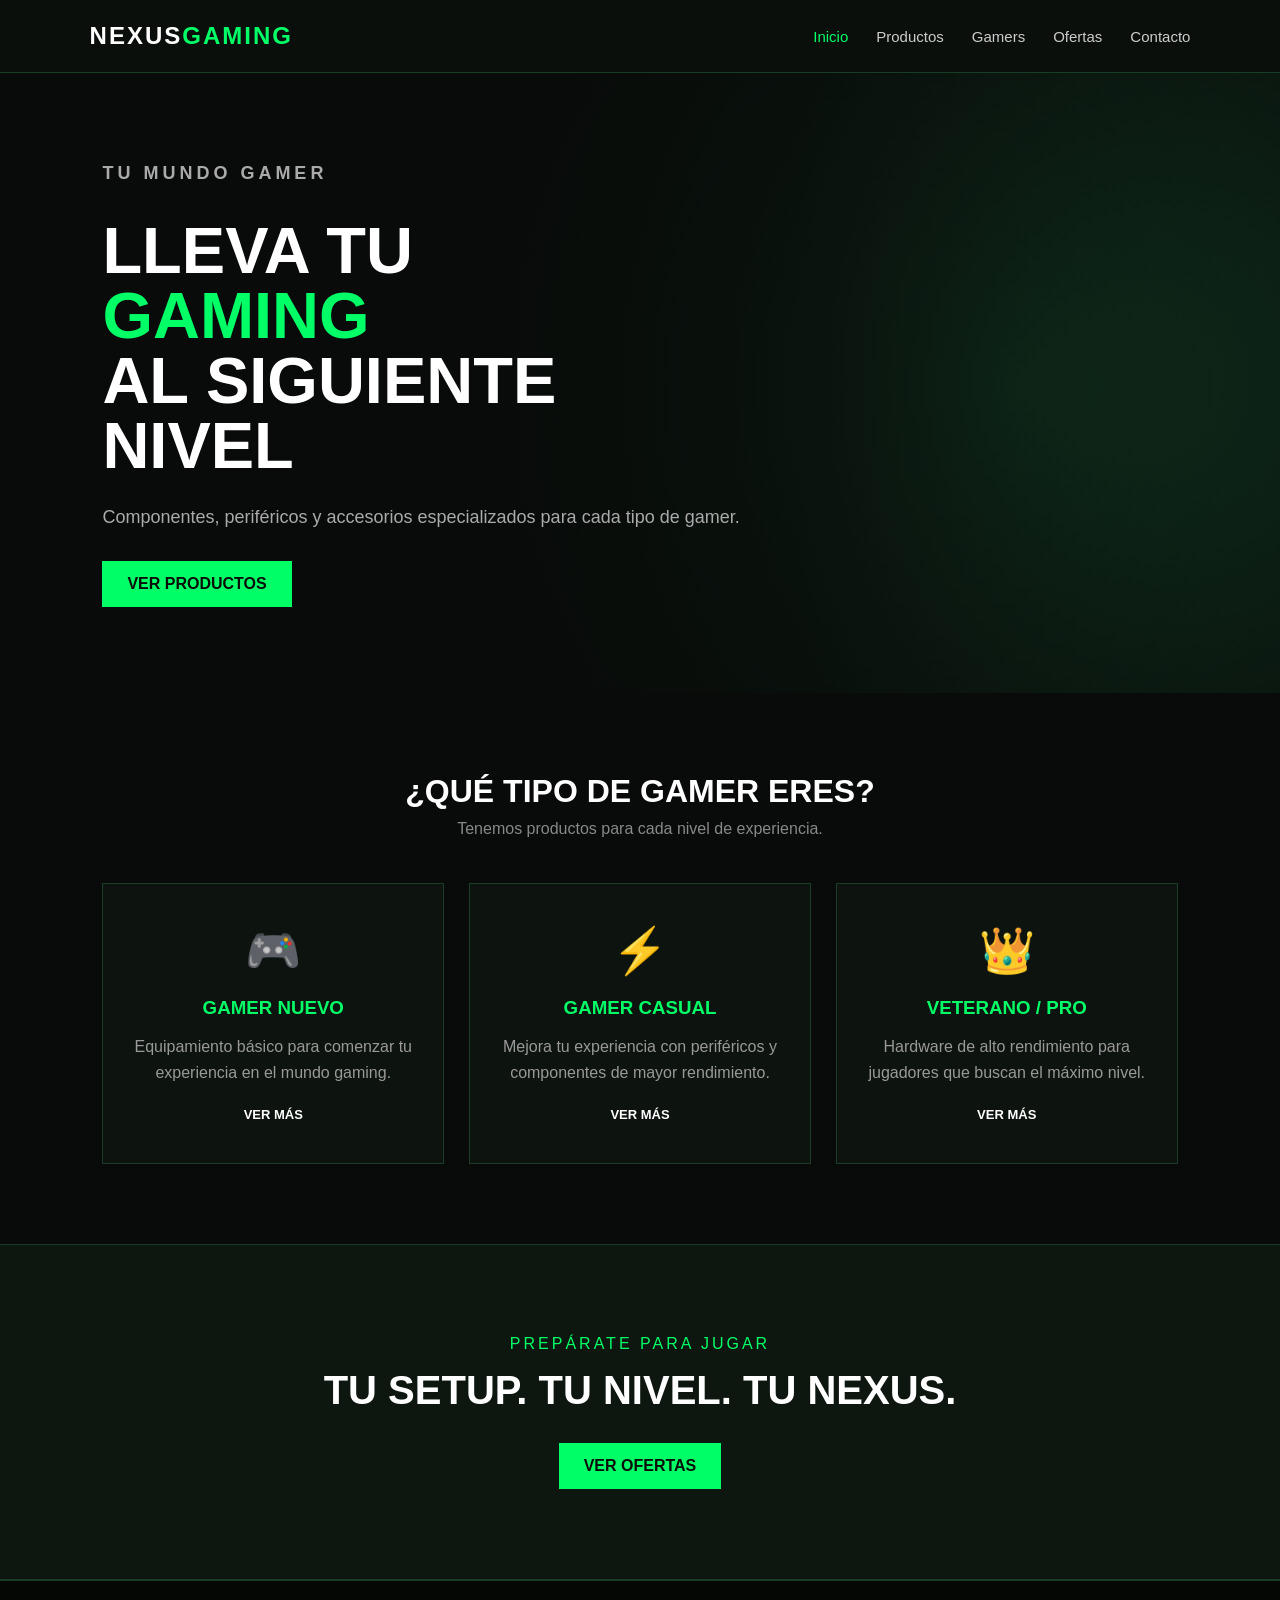
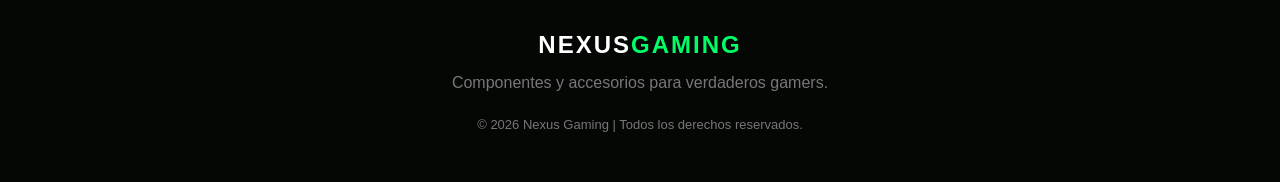
<file: Index.html>
<!DOCTYPE html>
<html lang="es">
<head>
    <meta charset="UTF-8">
    <meta name="viewport" content="width=device-width, initial-scale=1.0">
    <title>Nexus Gaming | Inicio</title>
    <link rel="stylesheet" href="css/estilo.css">
</head>

<body>

<header>
    <div class="logo">NEXUS<span>GAMING</span></div>

    <nav>
        <a href="index.html" class="activo">Inicio</a>
        <a href="productos.html">Productos</a>
        <a href="gamers.html">Gamers</a>
        <a href="ofertas.html">Ofertas</a>
        <a href="contacto.html">Contacto</a>
    </nav>
</header>

<main>

    <section class="hero">
        <div class="hero-texto">
            <p class="etiqueta">TU MUNDO GAMER</p>
            <h1>LLEVA TU<br><span>GAMING</span><br>AL SIGUIENTE NIVEL</h1>
            <p>
                Componentes, periféricos y accesorios especializados
                para cada tipo de gamer.
            </p>

            <a href="productos.html" class="boton">VER PRODUCTOS</a>
        </div>
    </section>

    <section class="seccion">
        <h2>¿QUÉ TIPO DE GAMER ERES?</h2>
        <p class="subtitulo">Tenemos productos para cada nivel de experiencia.</p>

        <div class="tarjetas">

            <div class="tarjeta">
                <div class="icono">🎮</div>
                <h3>GAMER NUEVO</h3>
                <p>
                    Equipamiento básico para comenzar
                    tu experiencia en el mundo gaming.
                </p>
                <a href="gamers.html">VER MÁS</a>
            </div>

            <div class="tarjeta">
                <div class="icono">⚡</div>
                <h3>GAMER CASUAL</h3>
                <p>
                    Mejora tu experiencia con periféricos
                    y componentes de mayor rendimiento.
                </p>
                <a href="gamers.html">VER MÁS</a>
            </div>

            <div class="tarjeta">
                <div class="icono">👑</div>
                <h3>VETERANO / PRO</h3>
                <p>
                    Hardware de alto rendimiento para
                    jugadores que buscan el máximo nivel.
                </p>
                <a href="gamers.html">VER MÁS</a>
            </div>

        </div>
    </section>

    <section class="banner">
        <div>
            <p>PREPÁRATE PARA JUGAR</p>
            <h2>TU SETUP. TU NIVEL. TU NEXUS.</h2>
            <a href="ofertas.html" class="boton">VER OFERTAS</a>
        </div>
    </section>

</main>

<footer>
    <div class="logo">NEXUS<span>GAMING</span></div>
    <p>Componentes y accesorios para verdaderos gamers.</p>
    <p class="copyright">© 2026 Nexus Gaming | Todos los derechos reservados.</p>
</footer>

</body>
</html>
</file>
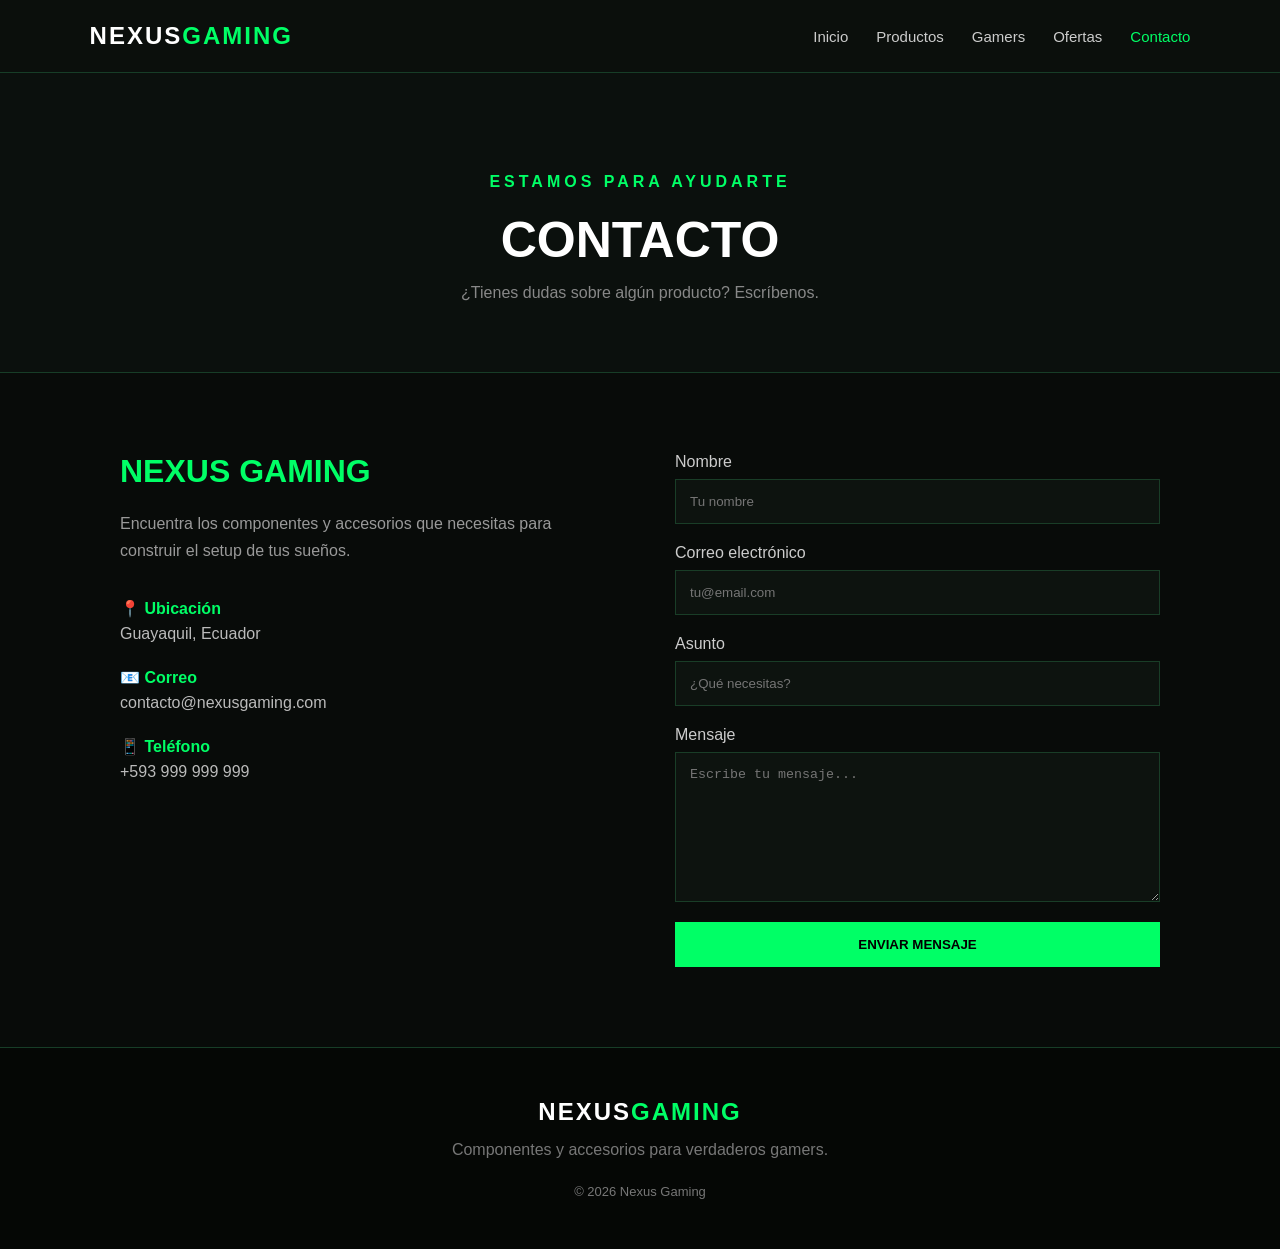
<file: contacto.html>
<!DOCTYPE html>
<html lang="es">
<head>
    <meta charset="UTF-8">
    <meta name="viewport" content="width=device-width, initial-scale=1.0">
    <title>Nexus Gaming | Contacto</title>
    <link rel="stylesheet" href="css/estilo.css">
</head>

<body>

<header>
    <div class="logo">NEXUS<span>GAMING</span></div>

    <nav>
        <a href="index.html">Inicio</a>
        <a href="productos.html">Productos</a>
        <a href="gamers.html">Gamers</a>
        <a href="ofertas.html">Ofertas</a>
        <a href="contacto.html" class="activo">Contacto</a>
    </nav>
</header>

<main>

    <section class="titulo-pagina">
        <p class="etiqueta">ESTAMOS PARA AYUDARTE</p>
        <h1>CONTACTO</h1>
        <p>¿Tienes dudas sobre algún producto? Escríbenos.</p>
    </section>

    <section class="contacto">

        <div class="informacion">

            <h2>NEXUS GAMING</h2>

            <p>
                Encuentra los componentes y accesorios que necesitas
                para construir el setup de tus sueños.
            </p>

            <div class="dato">
                <strong>📍 Ubicación</strong>
                <p>Guayaquil, Ecuador</p>
            </div>

            <div class="dato">
                <strong>📧 Correo</strong>
                <p>contacto@nexusgaming.com</p>
            </div>

            <div class="dato">
                <strong>📱 Teléfono</strong>
                <p>+593 999 999 999</p>
            </div>

        </div>

        <form>

            <label>Nombre</label>
            <input type="text" placeholder="Tu nombre">

            <label>Correo electrónico</label>
            <input type="email" placeholder="tu@email.com">

            <label>Asunto</label>
            <input type="text" placeholder="¿Qué necesitas?">

            <label>Mensaje</label>
            <textarea placeholder="Escribe tu mensaje..."></textarea>

            <button type="submit">ENVIAR MENSAJE</button>

        </form>

    </section>

</main>

<footer>
    <div class="logo">NEXUS<span>GAMING</span></div>
    <p>Componentes y accesorios para verdaderos gamers.</p>
    <p class="copyright">© 2026 Nexus Gaming</p>
</footer>

</body>
</html>
</file>
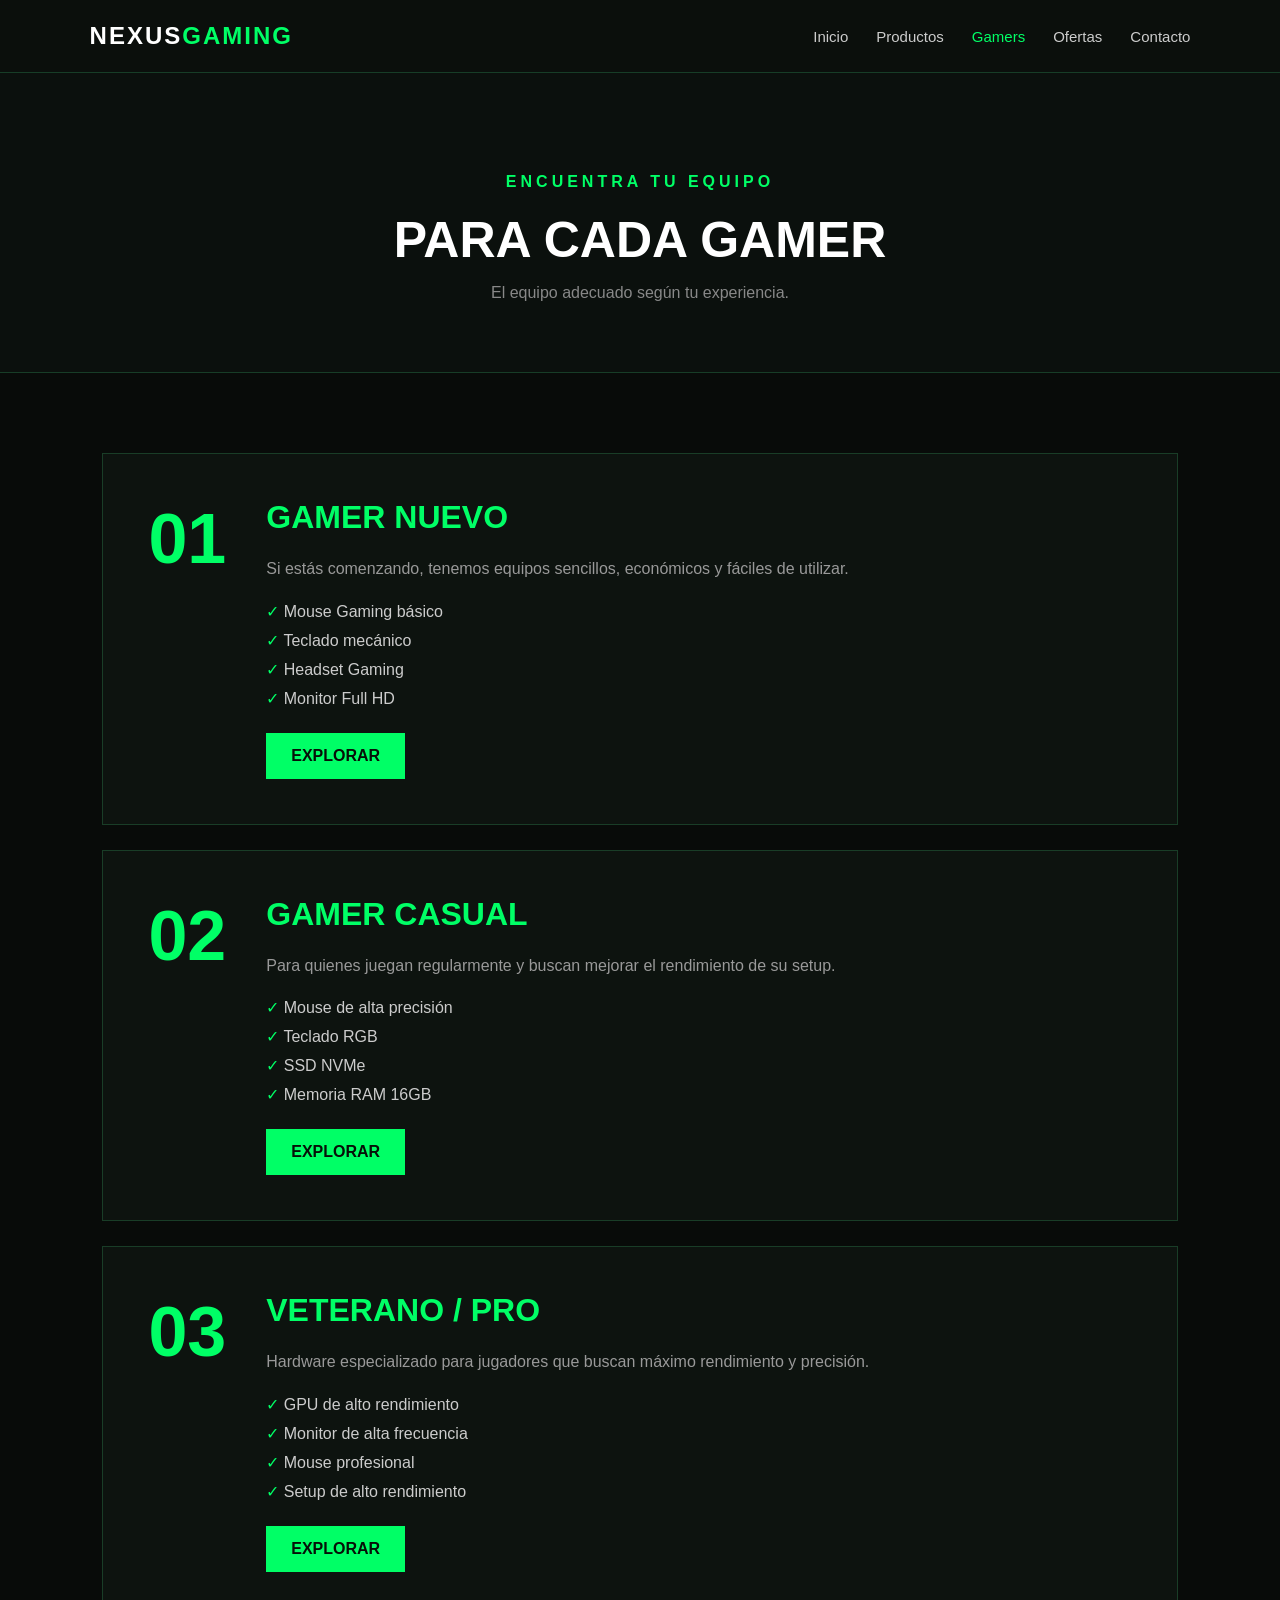
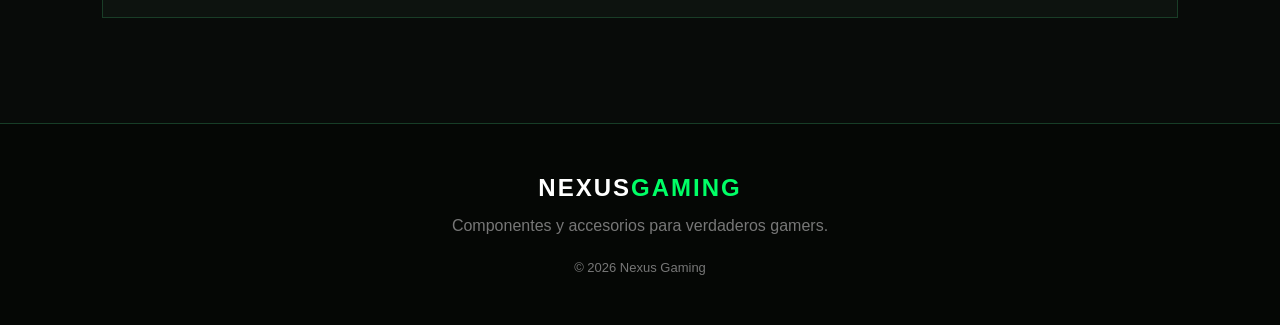
<file: gamers.html>
<!DOCTYPE html>
<html lang="es">
<head>
    <meta charset="UTF-8">
    <meta name="viewport" content="width=device-width, initial-scale=1.0">
    <title>Nexus Gaming | Gamers</title>
    <link rel="stylesheet" href="css/estilo.css">
</head>

<body>

<header>
    <div class="logo">NEXUS<span>GAMING</span></div>

    <nav>
        <a href="index.html">Inicio</a>
        <a href="productos.html">Productos</a>
        <a href="gamers.html" class="activo">Gamers</a>
        <a href="ofertas.html">Ofertas</a>
        <a href="contacto.html">Contacto</a>
    </nav>
</header>

<main>

    <section class="titulo-pagina">
        <p class="etiqueta">ENCUENTRA TU EQUIPO</p>
        <h1>PARA CADA GAMER</h1>
        <p>El equipo adecuado según tu experiencia.</p>
    </section>

    <section class="seccion">

        <div class="nivel">

            <div class="nivel-numero">01</div>

            <div class="nivel-contenido">
                <h2>GAMER NUEVO</h2>

                <p>
                    Si estás comenzando, tenemos equipos sencillos,
                    económicos y fáciles de utilizar.
                </p>

                <ul>
                    <li>Mouse Gaming básico</li>
                    <li>Teclado mecánico</li>
                    <li>Headset Gaming</li>
                    <li>Monitor Full HD</li>
                </ul>

                <a href="productos.html" class="boton">EXPLORAR</a>
            </div>

        </div>

        <div class="nivel">

            <div class="nivel-numero">02</div>

            <div class="nivel-contenido">
                <h2>GAMER CASUAL</h2>

                <p>
                    Para quienes juegan regularmente y buscan
                    mejorar el rendimiento de su setup.
                </p>

                <ul>
                    <li>Mouse de alta precisión</li>
                    <li>Teclado RGB</li>
                    <li>SSD NVMe</li>
                    <li>Memoria RAM 16GB</li>
                </ul>

                <a href="productos.html" class="boton">EXPLORAR</a>
            </div>

        </div>

        <div class="nivel">

            <div class="nivel-numero">03</div>

            <div class="nivel-contenido">
                <h2>VETERANO / PRO</h2>

                <p>
                    Hardware especializado para jugadores que
                    buscan máximo rendimiento y precisión.
                </p>

                <ul>
                    <li>GPU de alto rendimiento</li>
                    <li>Monitor de alta frecuencia</li>
                    <li>Mouse profesional</li>
                    <li>Setup de alto rendimiento</li>
                </ul>

                <a href="productos.html" class="boton">EXPLORAR</a>
            </div>

        </div>

    </section>

</main>

<footer>
    <div class="logo">NEXUS<span>GAMING</span></div>
    <p>Componentes y accesorios para verdaderos gamers.</p>
    <p class="copyright">© 2026 Nexus Gaming</p>
</footer>

</body>
</html>
</file>
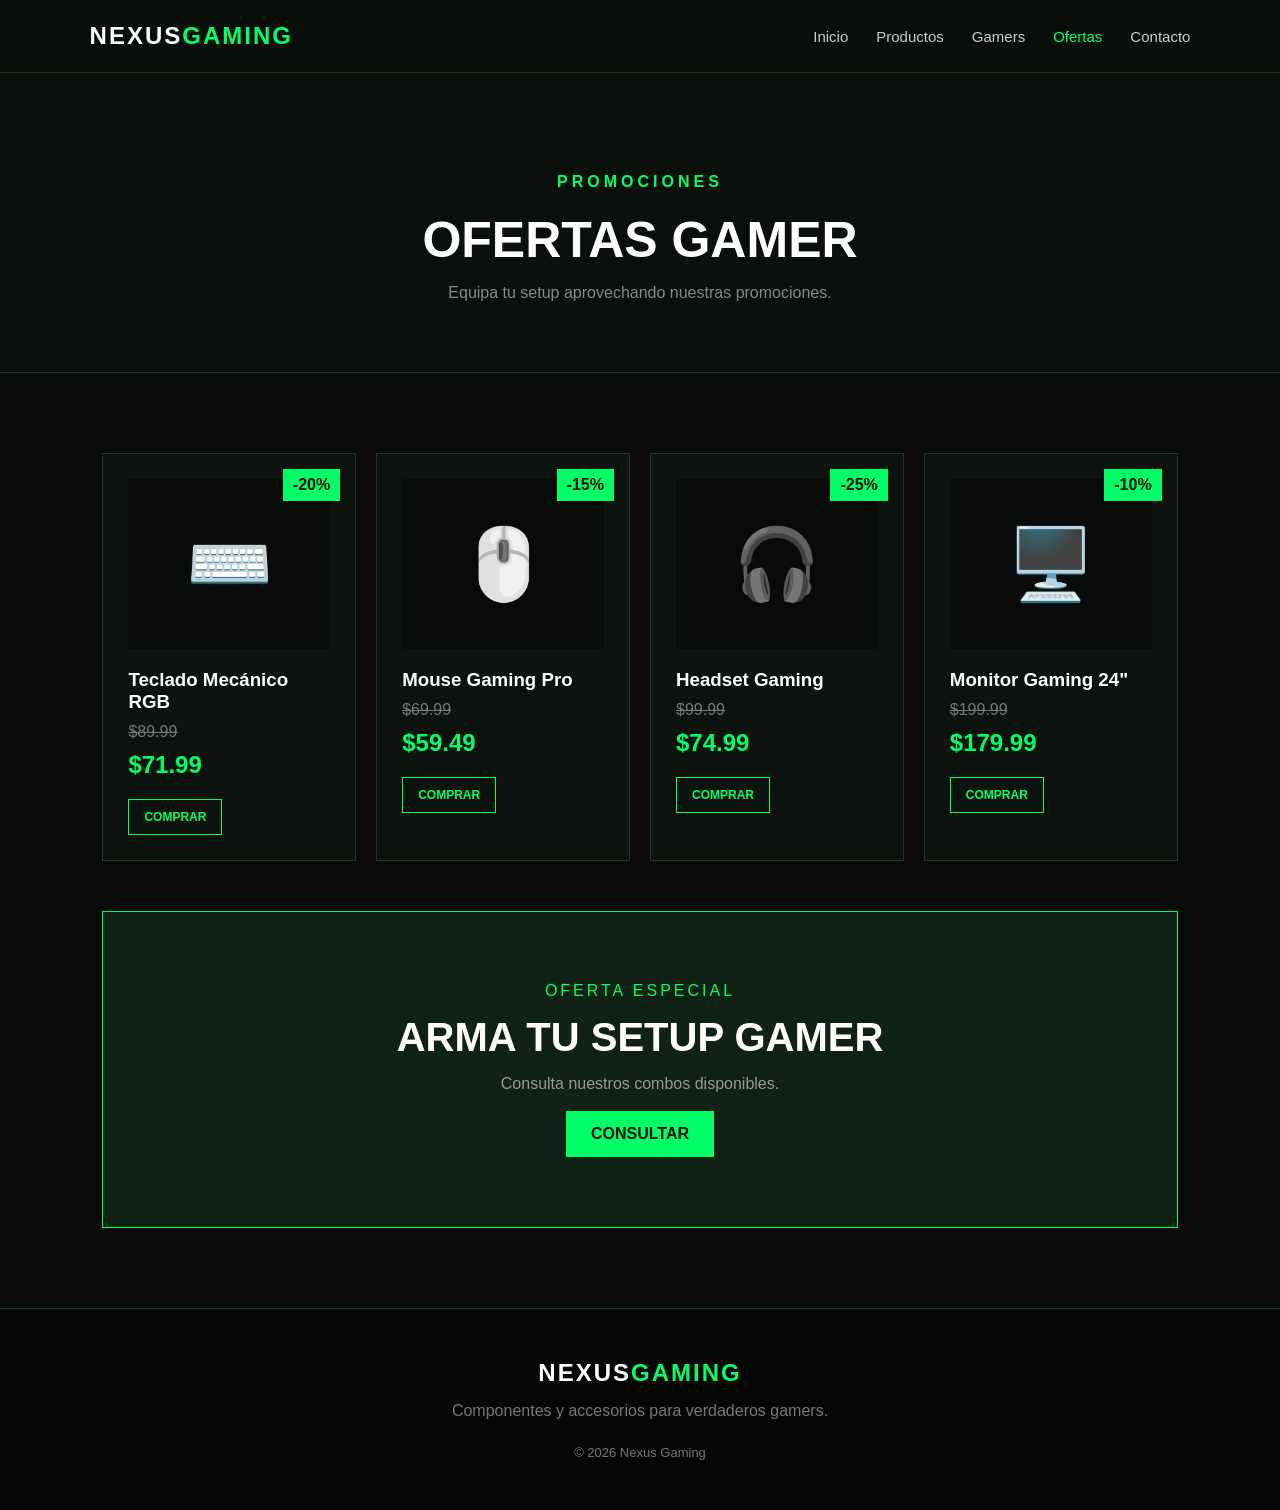
<file: ofertas.html>
<!DOCTYPE html>
<html lang="es">
<head>
    <meta charset="UTF-8">
    <meta name="viewport" content="width=device-width, initial-scale=1.0">
    <title>Nexus Gaming | Ofertas</title>
    <link rel="stylesheet" href="css/estilo.css">
</head>

<body>

<header>
    <div class="logo">NEXUS<span>GAMING</span></div>

    <nav>
        <a href="index.html">Inicio</a>
        <a href="productos.html">Productos</a>
        <a href="gamers.html">Gamers</a>
        <a href="ofertas.html" class="activo">Ofertas</a>
        <a href="contacto.html">Contacto</a>
    </nav>
</header>

<main>

    <section class="titulo-pagina">
        <p class="etiqueta">PROMOCIONES</p>
        <h1>OFERTAS GAMER</h1>
        <p>Equipa tu setup aprovechando nuestras promociones.</p>
    </section>

    <section class="seccion">

        <div class="ofertas">

            <div class="oferta">
                <span class="descuento">-20%</span>
                <div class="producto-img">⌨️</div>
                <h3>Teclado Mecánico RGB</h3>
                <p class="precio-anterior">$89.99</p>
                <strong>$71.99</strong>
                <a href="contacto.html">COMPRAR</a>
            </div>

            <div class="oferta">
                <span class="descuento">-15%</span>
                <div class="producto-img">🖱️</div>
                <h3>Mouse Gaming Pro</h3>
                <p class="precio-anterior">$69.99</p>
                <strong>$59.49</strong>
                <a href="contacto.html">COMPRAR</a>
            </div>

            <div class="oferta">
                <span class="descuento">-25%</span>
                <div class="producto-img">🎧</div>
                <h3>Headset Gaming</h3>
                <p class="precio-anterior">$99.99</p>
                <strong>$74.99</strong>
                <a href="contacto.html">COMPRAR</a>
            </div>

            <div class="oferta">
                <span class="descuento">-10%</span>
                <div class="producto-img">🖥️</div>
                <h3>Monitor Gaming 24"</h3>
                <p class="precio-anterior">$199.99</p>
                <strong>$179.99</strong>
                <a href="contacto.html">COMPRAR</a>
            </div>

        </div>

        <div class="oferta-grande">
            <p>OFERTA ESPECIAL</p>
            <h2>ARMA TU SETUP GAMER</h2>
            <span>Consulta nuestros combos disponibles.</span>
            <br><br>
            <a href="contacto.html" class="boton">CONSULTAR</a>
        </div>

    </section>

</main>

<footer>
    <div class="logo">NEXUS<span>GAMING</span></div>
    <p>Componentes y accesorios para verdaderos gamers.</p>
    <p class="copyright">© 2026 Nexus Gaming</p>
</footer>

</body>
</html>
</file>
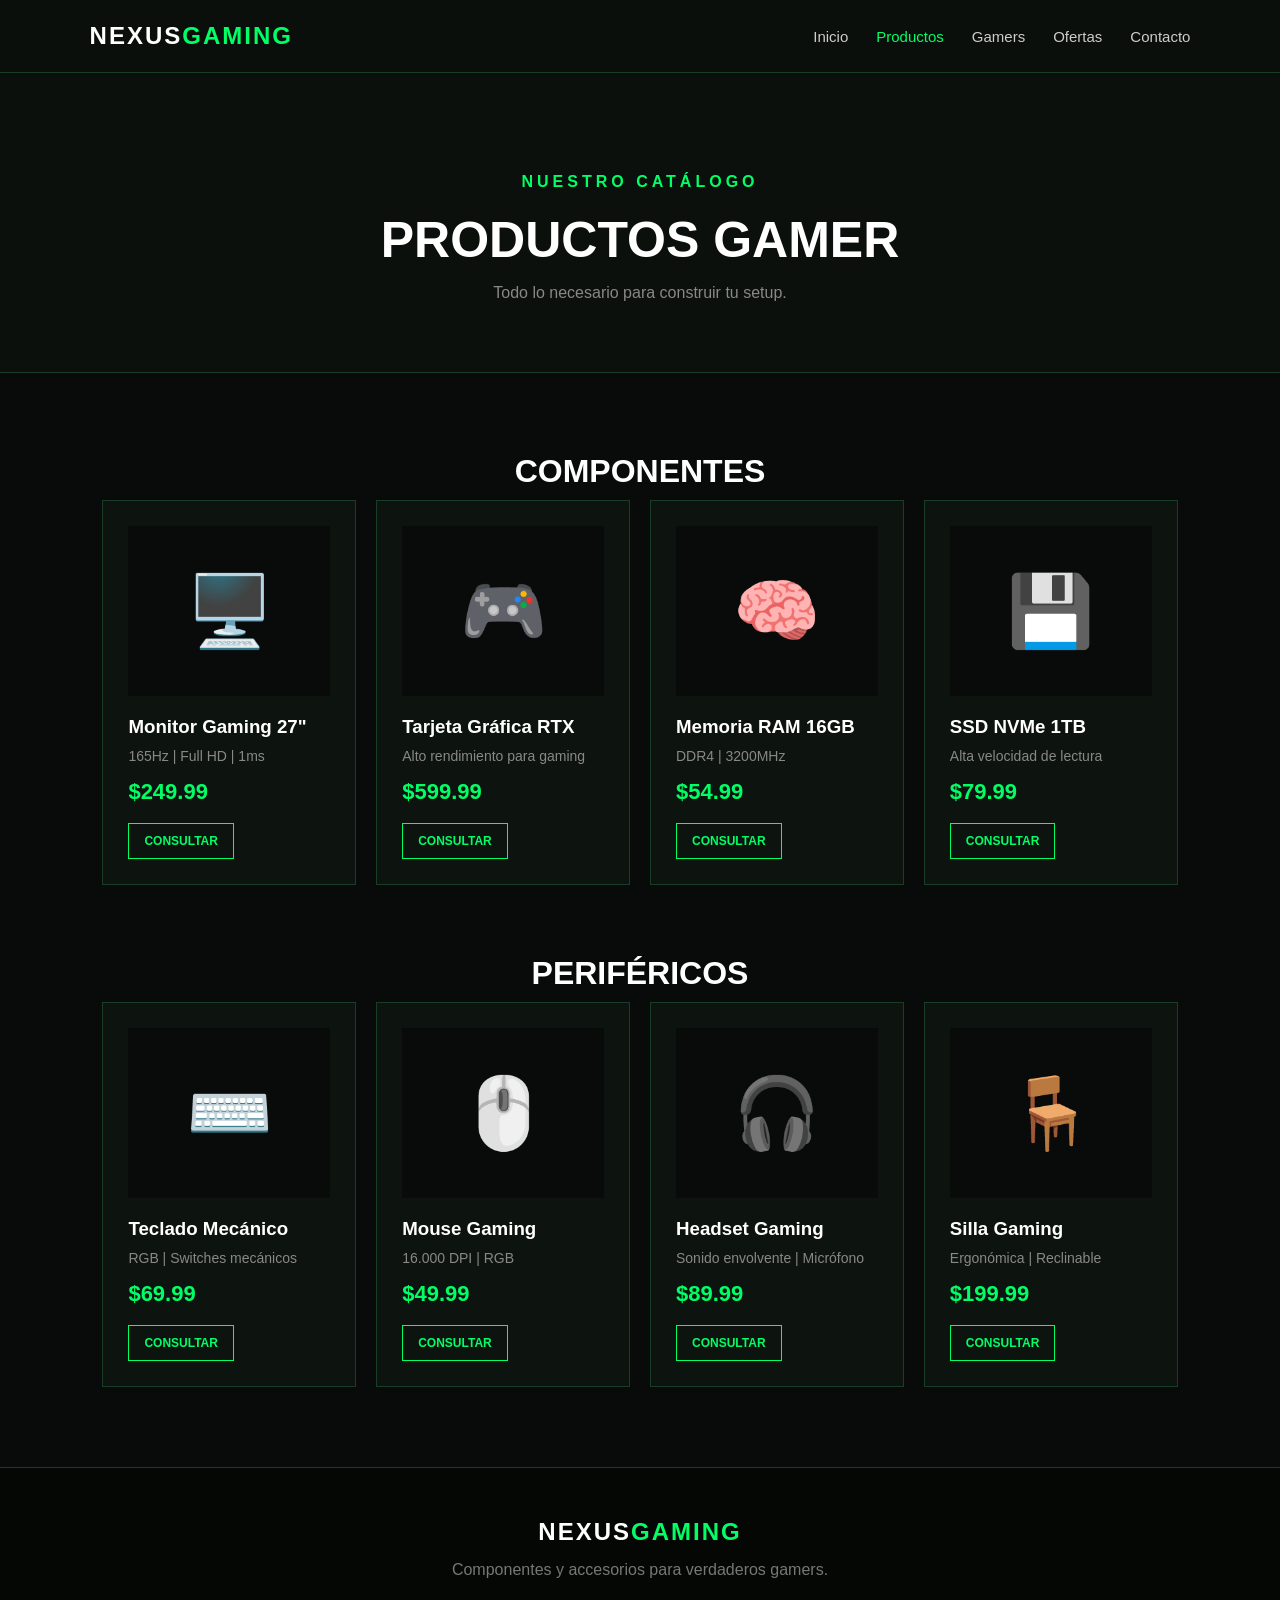
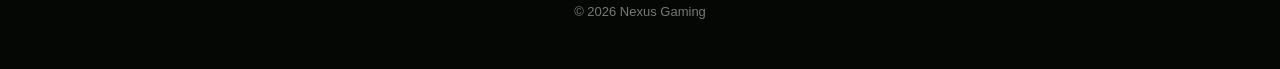
<file: productos.html>
<!DOCTYPE html>
<html lang="es">
<head>
    <meta charset="UTF-8">
    <meta name="viewport" content="width=device-width, initial-scale=1.0">
    <title>Nexus Gaming | Productos</title>
    <link rel="stylesheet" href="css/estilo.css">
</head>

<body>

<header>
    <div class="logo">NEXUS<span>GAMING</span></div>

    <nav>
        <a href="index.html">Inicio</a>
        <a href="productos.html" class="activo">Productos</a>
        <a href="gamers.html">Gamers</a>
        <a href="ofertas.html">Ofertas</a>
        <a href="contacto.html">Contacto</a>
    </nav>
</header>

<main>

    <section class="titulo-pagina">
        <p class="etiqueta">NUESTRO CATÁLOGO</p>
        <h1>PRODUCTOS GAMER</h1>
        <p>Todo lo necesario para construir tu setup.</p>
    </section>

    <section class="seccion">

        <h2>COMPONENTES</h2>

        <div class="productos">

            <div class="producto">
                <div class="producto-img">🖥️</div>
                <h3>Monitor Gaming 27"</h3>
                <p>165Hz | Full HD | 1ms</p>
                <strong>$249.99</strong>
                <a href="contacto.html">CONSULTAR</a>
            </div>

            <div class="producto">
                <div class="producto-img">🎮</div>
                <h3>Tarjeta Gráfica RTX</h3>
                <p>Alto rendimiento para gaming</p>
                <strong>$599.99</strong>
                <a href="contacto.html">CONSULTAR</a>
            </div>

            <div class="producto">
                <div class="producto-img">🧠</div>
                <h3>Memoria RAM 16GB</h3>
                <p>DDR4 | 3200MHz</p>
                <strong>$54.99</strong>
                <a href="contacto.html">CONSULTAR</a>
            </div>

            <div class="producto">
                <div class="producto-img">💾</div>
                <h3>SSD NVMe 1TB</h3>
                <p>Alta velocidad de lectura</p>
                <strong>$79.99</strong>
                <a href="contacto.html">CONSULTAR</a>
            </div>

        </div>

        <h2 class="espacio">PERIFÉRICOS</h2>

        <div class="productos">

            <div class="producto">
                <div class="producto-img">⌨️</div>
                <h3>Teclado Mecánico</h3>
                <p>RGB | Switches mecánicos</p>
                <strong>$69.99</strong>
                <a href="contacto.html">CONSULTAR</a>
            </div>

            <div class="producto">
                <div class="producto-img">🖱️</div>
                <h3>Mouse Gaming</h3>
                <p>16.000 DPI | RGB</p>
                <strong>$49.99</strong>
                <a href="contacto.html">CONSULTAR</a>
            </div>

            <div class="producto">
                <div class="producto-img">🎧</div>
                <h3>Headset Gaming</h3>
                <p>Sonido envolvente | Micrófono</p>
                <strong>$89.99</strong>
                <a href="contacto.html">CONSULTAR</a>
            </div>

            <div class="producto">
                <div class="producto-img">🪑</div>
                <h3>Silla Gaming</h3>
                <p>Ergonómica | Reclinable</p>
                <strong>$199.99</strong>
                <a href="contacto.html">CONSULTAR</a>
            </div>

        </div>

    </section>

</main>

<footer>
    <div class="logo">NEXUS<span>GAMING</span></div>
    <p>Componentes y accesorios para verdaderos gamers.</p>
    <p class="copyright">© 2026 Nexus Gaming</p>
</footer>

</body>
</html>
</file>
<file: css/estilo.css>
* {
    margin: 0;
    padding: 0;
    box-sizing: border-box;
}

body {
    background: #080b09;
    color: #ffffff;
    font-family: Arial, sans-serif;
}

header {
    width: 100%;
    padding: 22px 7%;
    display: flex;
    justify-content: space-between;
    align-items: center;
    background: #0b0f0c;
    border-bottom: 1px solid #173d27;
    position: sticky;
    top: 0;
    z-index: 100;
}

.logo {
    font-size: 24px;
    font-weight: bold;
    letter-spacing: 2px;
}

.logo span {
    color: #00ff66;
}

nav {
    display: flex;
    gap: 28px;
}

nav a {
    color: #cccccc;
    text-decoration: none;
    font-size: 15px;
    transition: 0.3s;
}

nav a:hover,
nav a.activo {
    color: #00ff66;
}

.hero {
    min-height: 620px;
    display: flex;
    align-items: center;
    padding: 80px 8%;
    background:
        linear-gradient(90deg, #080b09 25%, rgba(8,11,9,0.75), rgba(8,11,9,0.2)),
        radial-gradient(circle at 80% 50%, #123d25, #080b09 55%);
}

.hero-texto {
    max-width: 650px;
}

.etiqueta {
    color: #00ff66;
    font-weight: bold;
    letter-spacing: 4px;
    margin-bottom: 20px;
}

.hero h1 {
    font-size: 65px;
    line-height: 1;
    margin-bottom: 25px;
}

.hero h1 span {
    color: #00ff66;
}

.hero p {
    color: #aaaaaa;
    font-size: 18px;
    line-height: 1.6;
    margin-bottom: 30px;
}

.boton {
    display: inline-block;
    background: #00ff66;
    color: #061008;
    padding: 14px 25px;
    text-decoration: none;
    font-weight: bold;
    transition: 0.3s;
}

.boton:hover {
    background: #ffffff;
    transform: translateY(-3px);
}

.seccion {
    padding: 80px 8%;
}

.seccion h2 {
    text-align: center;
    margin-bottom: 10px;
    font-size: 32px;
}

.subtitulo {
    text-align: center;
    color: #888888;
    margin-bottom: 45px;
}

.tarjetas {
    display: grid;
    grid-template-columns: repeat(3, 1fr);
    gap: 25px;
}

.tarjeta {
    background: #0d130f;
    border: 1px solid #193d27;
    padding: 40px 30px;
    text-align: center;
    transition: 0.3s;
}

.tarjeta:hover {
    border-color: #00ff66;
    transform: translateY(-7px);
}

.icono {
    font-size: 45px;
    margin-bottom: 20px;
}

.tarjeta h3 {
    color: #00ff66;
    margin-bottom: 15px;
}

.tarjeta p {
    color: #999999;
    line-height: 1.6;
    margin-bottom: 20px;
}

.tarjeta a {
    color: #ffffff;
    text-decoration: none;
    font-size: 13px;
    font-weight: bold;
}

.banner {
    padding: 90px 8%;
    background: #0d1710;
    border-top: 1px solid #173d27;
    border-bottom: 1px solid #173d27;
    text-align: center;
}

.banner p {
    color: #00ff66;
    letter-spacing: 3px;
    margin-bottom: 15px;
}

.banner h2 {
    font-size: 40px;
    margin-bottom: 30px;
}

.titulo-pagina {
    text-align: center;
    padding: 100px 20px 70px;
    background: #0b100d;
    border-bottom: 1px solid #173d27;
}

.titulo-pagina h1 {
    font-size: 50px;
    margin-bottom: 15px;
}

.titulo-pagina p:last-child {
    color: #888888;
}

.productos {
    display: grid;
    grid-template-columns: repeat(4, 1fr);
    gap: 20px;
}

.producto {
    background: #0d130f;
    border: 1px solid #193d27;
    padding: 25px;
    transition: 0.3s;
}

.producto:hover {
    border-color: #00ff66;
    transform: translateY(-5px);
}

.producto-img {
    height: 170px;
    background: #080b09;
    display: flex;
    align-items: center;
    justify-content: center;
    font-size: 70px;
    margin-bottom: 20px;
}

.producto h3 {
    margin-bottom: 10px;
}

.producto p {
    color: #888888;
    font-size: 14px;
    margin-bottom: 15px;
}

.producto strong {
    display: block;
    color: #00ff66;
    font-size: 22px;
    margin-bottom: 18px;
}

.producto a,
.oferta a {
    display: inline-block;
    color: #00ff66;
    text-decoration: none;
    border: 1px solid #00ff66;
    padding: 10px 15px;
    font-size: 12px;
    font-weight: bold;
}

.espacio {
    margin-top: 70px;
}

.nivel {
    display: flex;
    gap: 40px;
    padding: 45px;
    margin-bottom: 25px;
    background: #0d130f;
    border: 1px solid #193d27;
}

.nivel-numero {
    font-size: 70px;
    color: #00ff66;
    font-weight: bold;
}

.nivel-contenido {
    flex: 1;
}

.nivel-contenido h2 {
    text-align: left;
    color: #00ff66;
}

.nivel-contenido p {
    color: #999999;
    line-height: 1.6;
    margin: 20px 0;
}

.nivel ul {
    list-style: none;
    margin-bottom: 25px;
}

.nivel li {
    color: #cccccc;
    margin: 10px 0;
}

.nivel li::before {
    content: "✓ ";
    color: #00ff66;
}

.ofertas {
    display: grid;
    grid-template-columns: repeat(4, 1fr);
    gap: 20px;
}

.oferta {
    position: relative;
    background: #0d130f;
    border: 1px solid #193d27;
    padding: 25px;
}

.descuento {
    position: absolute;
    top: 15px;
    right: 15px;
    background: #00ff66;
    color: #061008;
    padding: 7px 10px;
    font-weight: bold;
}

.oferta h3 {
    margin-bottom: 10px;
}

.oferta .precio-anterior {
    color: #777777;
    text-decoration: line-through;
}

.oferta strong {
    display: block;
    color: #00ff66;
    font-size: 24px;
    margin: 10px 0 20px;
}

.oferta-grande {
    margin-top: 50px;
    text-align: center;
    padding: 70px 20px;
    background: #102116;
    border: 1px solid #00ff66;
}

.oferta-grande p {
    color: #00ff66;
    letter-spacing: 3px;
}

.oferta-grande h2 {
    font-size: 40px;
    margin: 15px 0;
}

.oferta-grande span {
    color: #999999;
}

.contacto {
    max-width: 1100px;
    margin: auto;
    padding: 80px 30px;
    display: grid;
    grid-template-columns: 1fr 1fr;
    gap: 70px;
}

.informacion h2 {
    color: #00ff66;
    font-size: 32px;
    margin-bottom: 20px;
}

.informacion > p {
    color: #999999;
    line-height: 1.7;
    margin-bottom: 35px;
}

.dato {
    margin-bottom: 25px;
}

.dato strong {
    color: #00ff66;
}

.dato p {
    color: #bbbbbb;
    margin-top: 7px;
}

form {
    display: flex;
    flex-direction: column;
}

form label {
    margin-bottom: 8px;
    color: #cccccc;
}

form input,
form textarea {
    background: #0d130f;
    border: 1px solid #193d27;
    color: white;
    padding: 14px;
    margin-bottom: 20px;
    outline: none;
}

form input:focus,
form textarea:focus {
    border-color: #00ff66;
}

form textarea {
    height: 150px;
    resize: vertical;
}

form button {
    background: #00ff66;
    border: none;
    padding: 15px;
    font-weight: bold;
    cursor: pointer;
}

footer {
    padding: 50px 8%;
    background: #050705;
    border-top: 1px solid #173d27;
    text-align: center;
}

footer .logo {
    margin-bottom: 15px;
}

footer p {
    color: #777777;
}

footer .copyright {
    margin-top: 25px;
    font-size: 13px;
}

@media (max-width: 900px) {

    header {
        flex-direction: column;
        gap: 20px;
    }

    nav {
        flex-wrap: wrap;
        justify-content: center;
    }

    .hero h1 {
        font-size: 48px;
    }

    .tarjetas,
    .productos,
    .ofertas {
        grid-template-columns: repeat(2, 1fr);
    }

    .contacto {
        grid-template-columns: 1fr;
    }
}

@media (max-width: 600px) {

    .tarjetas,
    .productos,
    .ofertas {
        grid-template-columns: 1fr;
    }

    .hero {
        min-height: 550px;
    }

    .hero h1 {
        font-size: 40px;
    }

    .titulo-pagina h1 {
        font-size: 38px;
    }

    .nivel {
        flex-direction: column;
    }

    .nivel-numero {
        font-size: 50px;
    }

    nav {
        gap: 15px;
    }
}
</file>
